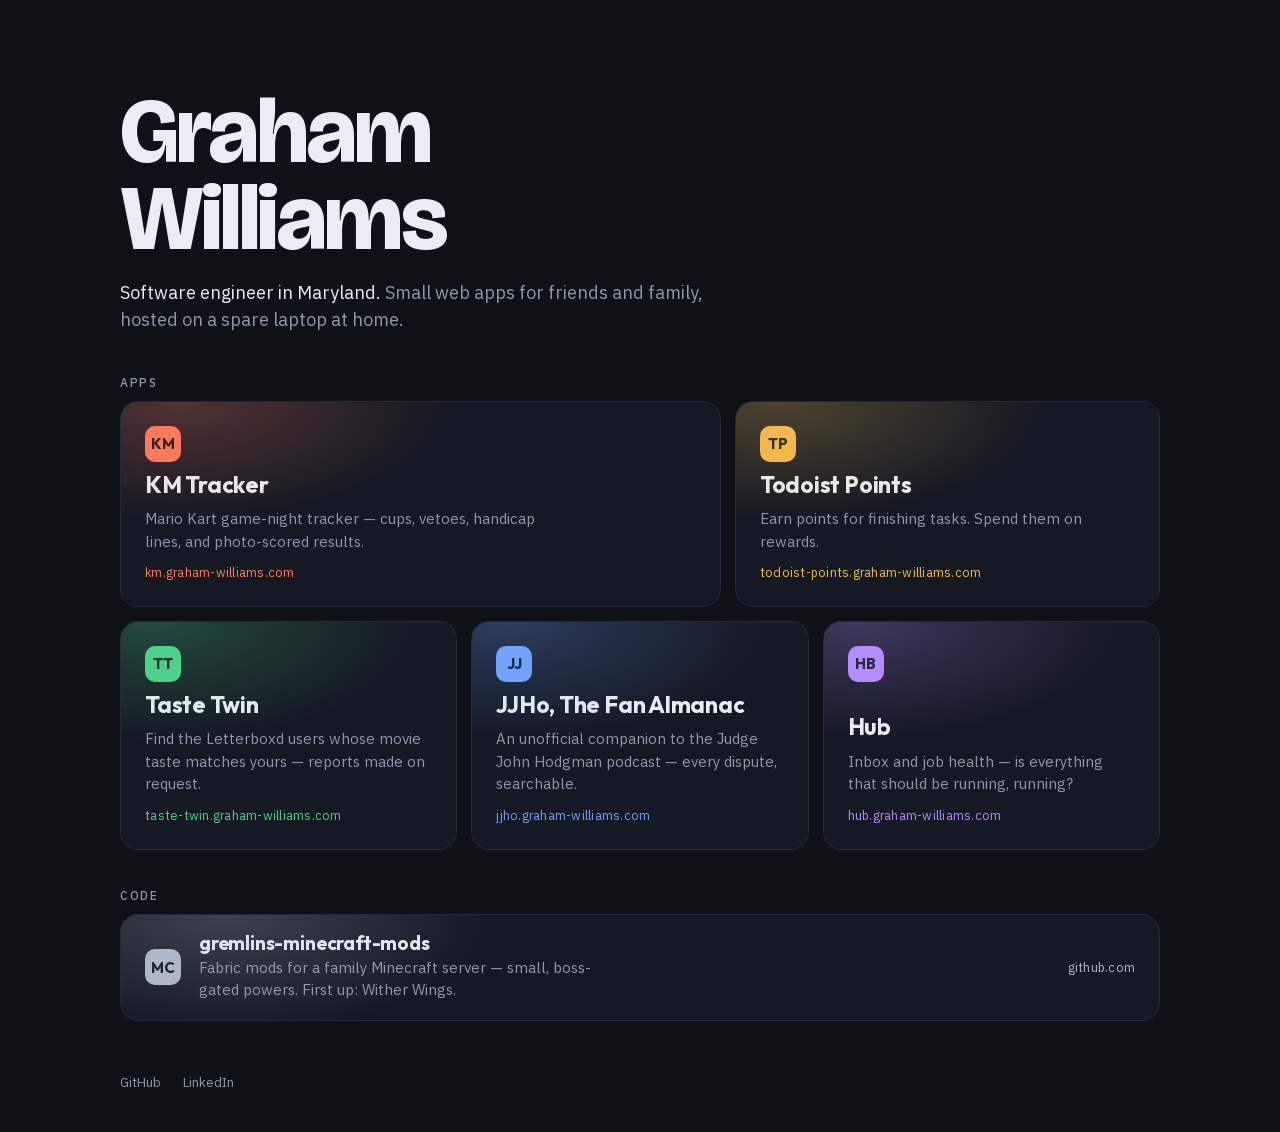
<file: index.html>
<!doctype html>
<html lang="en">
<head>
<meta charset="utf-8">
<meta name="viewport" content="width=device-width, initial-scale=1">
<title>Graham Williams</title>
<meta name="description" content="Graham Williams — software engineer in Maryland. Small web apps for friends and family, and the code behind them.">
<meta name="color-scheme" content="dark">
<meta name="theme-color" content="#0E1118">
<meta property="og:title" content="Graham Williams">
<meta property="og:description" content="Small web apps for friends and family, and the code behind them.">
<meta property="og:url" content="https://graham-williams.com/">
<meta property="og:type" content="website">
<link rel="icon" href="/static/favicon.svg?v=972b4be2" type="image/svg+xml">
<link rel="preload" href="/static/fonts/bricolage-grotesque-600-800.woff2" as="font" type="font/woff2" crossorigin>
<link rel="stylesheet" href="/static/style.css?v=582b0bea">
</head>
<body>

<header class="masthead">
  <h1>Graham<br>Williams</h1>
  <p class="bio"><em>Software engineer in Maryland.</em> Small web apps for friends and family, hosted on a spare laptop at home.</p>
</header>

<main>
  <section aria-labelledby="apps-heading">
    <h2 id="apps-heading" class="eyebrow">Apps</h2>
    <div class="grid">
      <a class="tile km" href="https://km.graham-williams.com/">
        <span class="mark" aria-hidden="true">KM</span>
        <span class="name">KM Tracker</span>
        <span class="desc">Mario Kart game-night tracker — cups, vetoes, handicap lines, and photo-scored results.</span>
        <span class="url">km.graham-williams.com</span>
      </a>
      <a class="tile tp" href="https://todoist-points.graham-williams.com/">
        <span class="mark" aria-hidden="true">TP</span>
        <span class="name">Todoist Points</span>
        <span class="desc">Earn points for finishing tasks. Spend them on rewards.</span>
        <span class="url">todoist-points.graham-williams.com</span>
      </a>
      <a class="tile tt" href="https://taste-twin.graham-williams.com/">
        <span class="mark" aria-hidden="true">TT</span>
        <span class="name">Taste Twin</span>
        <span class="desc">Find the Letterboxd users whose movie taste matches yours — reports made on request.</span>
        <span class="url">taste-twin.graham-williams.com</span>
      </a>
      <a class="tile jj" href="https://jjho.graham-williams.com/">
        <span class="mark" aria-hidden="true">JJ</span>
        <span class="name">JJHo, The Fan Almanac</span>
        <span class="desc">An unofficial companion to the Judge John Hodgman podcast — every dispute, searchable.</span>
        <span class="url">jjho.graham-williams.com</span>
      </a>
      <a class="tile db" href="https://hub.graham-williams.com/">
        <span class="mark" aria-hidden="true">HB</span>
        <span class="name">Hub</span>
        <span class="desc">Inbox and job health — is everything that should be running, running?</span>
        <span class="url">hub.graham-williams.com</span>
      </a>
    </div>
  </section>

  <section aria-labelledby="code-heading">
    <h2 id="code-heading" class="eyebrow">Code</h2>
    <a class="tile row" href="https://github.com/Graham-Williams/gremlins-minecraft-mods">
      <span class="mark" aria-hidden="true">MC</span>
      <span class="body">
        <span class="name">gremlins-minecraft-mods</span>
        <span class="desc">Fabric mods for a family Minecraft server — small, boss-gated powers. First up: Wither Wings.</span>
      </span>
      <span class="url">github.com</span>
    </a>
  </section>
</main>

<footer>
  <a href="https://github.com/Graham-Williams">GitHub</a>
  <a href="https://www.linkedin.com/in/graham-williams/">LinkedIn</a>
</footer>

</body>
</html>
</file>
<file: static/style.css>
/* graham-williams.com — the whole stylesheet. No inline styles anywhere:
   the page ships with style-src 'self'. */

@font-face { font-family: "Bricolage Grotesque"; font-style: normal; font-weight: 600 800; font-display: swap; src: url("fonts/bricolage-grotesque-600-800.woff2") format("woff2"); }
@font-face { font-family: "Outfit"; font-style: normal; font-weight: 700; font-display: swap; src: url("fonts/outfit-700.woff2") format("woff2"); }
@font-face { font-family: "IBM Plex Sans"; font-style: normal; font-weight: 400 500; font-display: swap; src: url("fonts/ibm-plex-sans-400-500.woff2") format("woff2"); }

:root {
  --bg: #0E1118;
  --fg: #EAEDF5;
  --dim: #8F97AA;
  --tile: #151924;
  --edge: #242B3B;
  --display: "Bricolage Grotesque", system-ui, sans-serif;
  --title: "Outfit", system-ui, sans-serif;
  --body: "IBM Plex Sans", system-ui, -apple-system, "Segoe UI", sans-serif;
}

* { box-sizing: border-box; }
html { background: var(--bg); color-scheme: dark; }
body {
  margin: 0;
  min-height: 100vh;
  display: flex;
  flex-direction: column;
  background: var(--bg);
  color: var(--fg);
  font-family: var(--body);
  line-height: 1.5;
  -webkit-font-smoothing: antialiased;
}

.masthead, main, footer { width: min(1040px, 100% - 48px); margin-inline: auto; }

/* masthead */
.masthead { padding-top: clamp(48px, 8vw, 88px); }
h1 {
  margin: 0 0 16px;
  font-family: var(--display);
  font-weight: 800;
  font-size: clamp(48px, 8vw, 92px);
  line-height: .95;
  letter-spacing: -.03em;
  font-variation-settings: "opsz" 96;
  text-wrap: balance;
}
.bio { margin: 0; max-width: 54ch; font-size: 18px; color: var(--dim); }
.bio em { font-style: normal; color: var(--fg); }
.bio .inline { color: var(--fg); text-decoration: underline; text-underline-offset: 3px; }

/* sections */
main { display: flex; flex-direction: column; gap: 40px; padding-block: 44px 16px; }
.eyebrow {
  margin: 0 0 12px;
  font: 500 12px/1 var(--body);
  letter-spacing: .14em;
  text-transform: uppercase;
  color: var(--dim);
}

/* tiles */
.grid { display: grid; grid-template-columns: repeat(12, 1fr); gap: 14px; }
.tile {
  --c: #AEB8C8;
  position: relative;
  display: flex;
  flex-direction: column;
  gap: 10px;
  grid-column: span 4;
  min-height: 184px;
  padding: 24px;
  border-radius: 18px;
  background: var(--tile);
  border: 1px solid var(--edge);
  color: inherit;
  text-decoration: none;
  overflow: hidden;
  transition: border-color .15s;
}
.tile::before {
  content: "";
  position: absolute;
  inset: 0;
  pointer-events: none;
  background: radial-gradient(380px 170px at 10% 0%, color-mix(in srgb, var(--c) 26%, transparent), transparent 70%);
}
.tile:hover, .tile:focus-visible { border-color: color-mix(in srgb, var(--c) 60%, transparent); }
.tile:focus-visible { outline: 2px solid var(--c); outline-offset: 3px; }

.km { --c: #FF7A5C; grid-column: span 7; }
.tp { --c: #F2B84B; grid-column: span 5; }
.tt { --c: #4FD18B; }
.jj { --c: #6FA3FF; }
.db { --c: #B58CFF; }

.mark {
  width: 36px; height: 36px;
  display: grid; place-items: center;
  border-radius: 10px;
  background: var(--c);
  color: var(--bg);
  font: 700 15px/1 var(--title);
}
.name { margin-top: auto; font: 700 23px/1.15 var(--title); letter-spacing: -.01em; }
.desc { font-size: 15px; color: var(--dim); max-width: 44ch; }
.url { font-size: 12.5px; letter-spacing: .02em; color: var(--c); }

/* the code row: same tile, laid out horizontally */
.row { flex-direction: row; align-items: center; min-height: 0; padding: 18px 24px; gap: 18px; }
.row .body { display: flex; flex-direction: column; gap: 2px; flex: 1; min-width: 0; }
.row .name { margin-top: 0; font-size: 19px; }
.row .url { margin-left: auto; white-space: nowrap; }

/* footer */
footer { margin-top: auto; padding: 36px 0 40px; display: flex; gap: 22px; font-size: 13px; color: var(--dim); }
footer a { color: inherit; text-decoration: none; }
footer a:hover, footer a:focus-visible { color: var(--fg); }

@media (max-width: 900px) {
  .tt, .jj { grid-column: span 6; }
  .db { grid-column: 1 / -1; }
}
@media (max-width: 720px) {
  .tile, .km, .tp { grid-column: 1 / -1; min-height: 0; }
  .row { flex-direction: column; align-items: flex-start; gap: 10px; }
  .row .url { margin-left: 0; }
}
@media (prefers-reduced-motion: reduce) {
  .tile { transition: none; }
}
</file>
